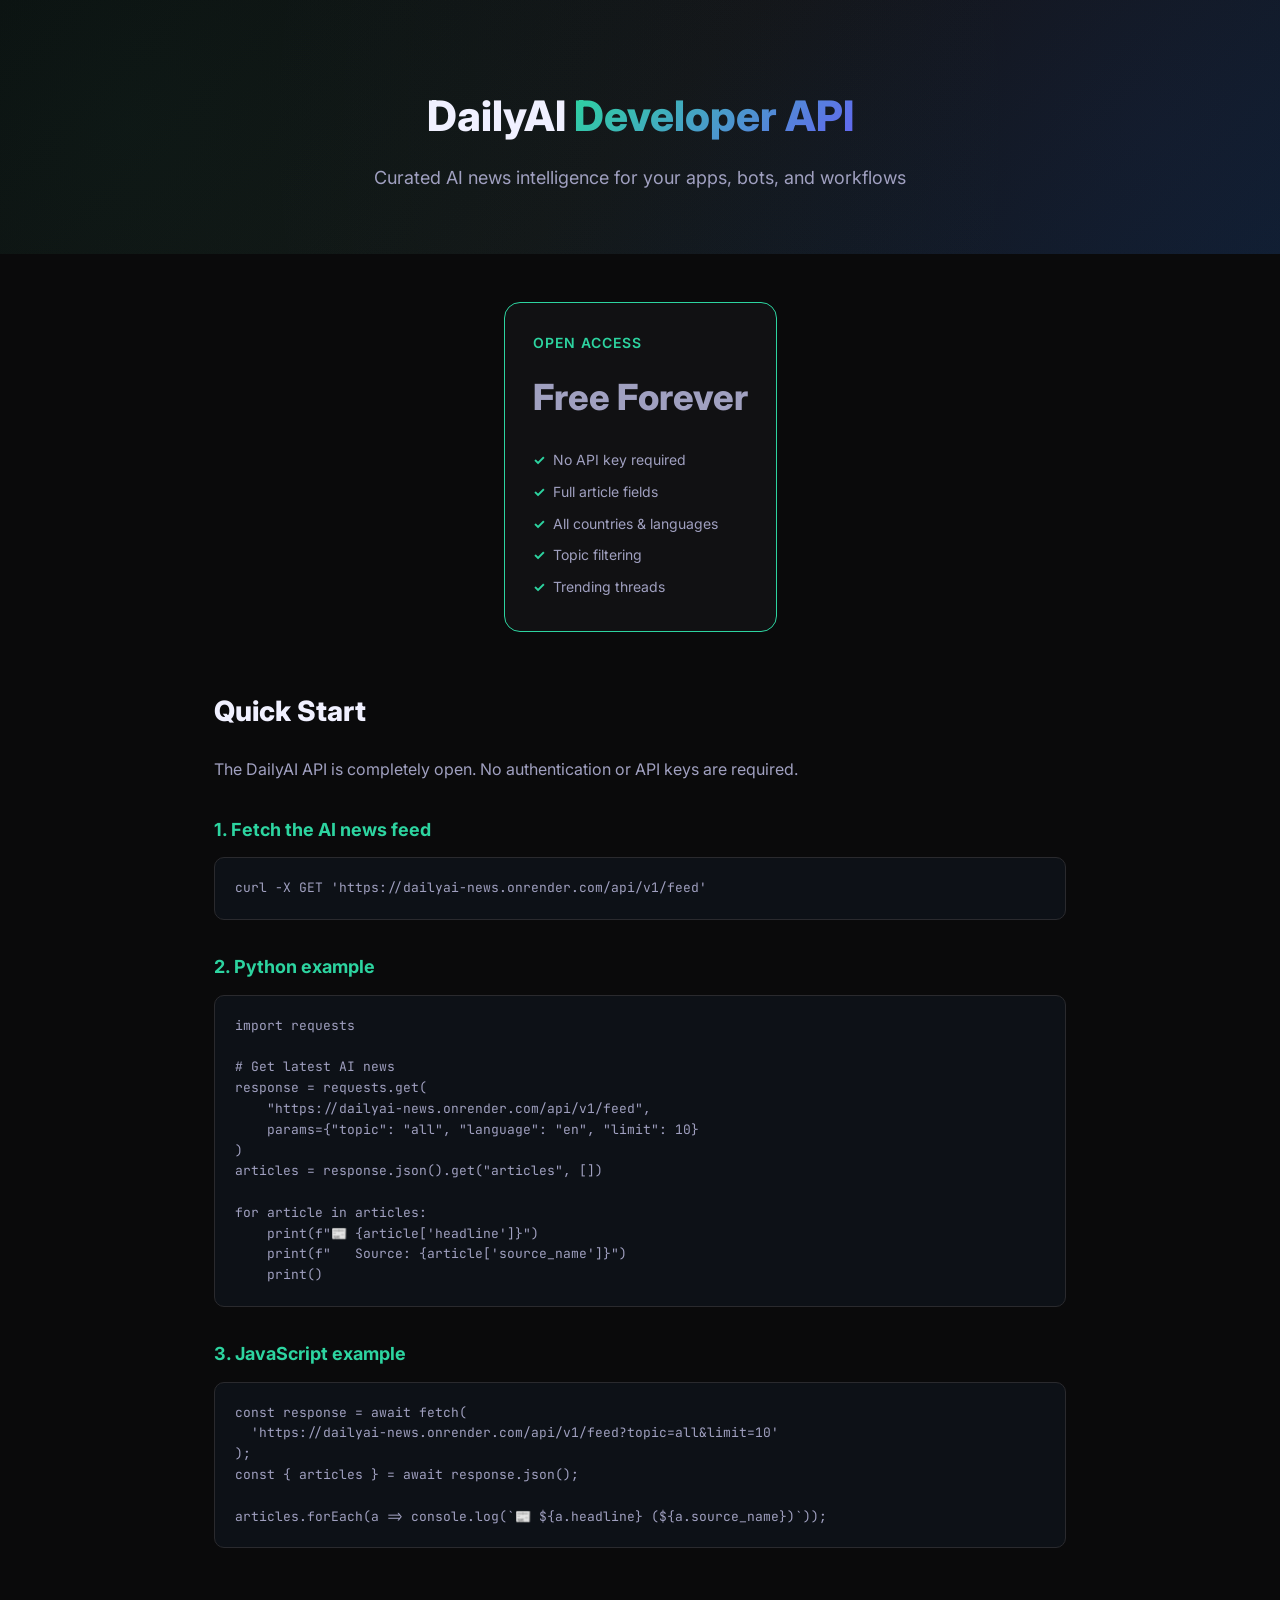
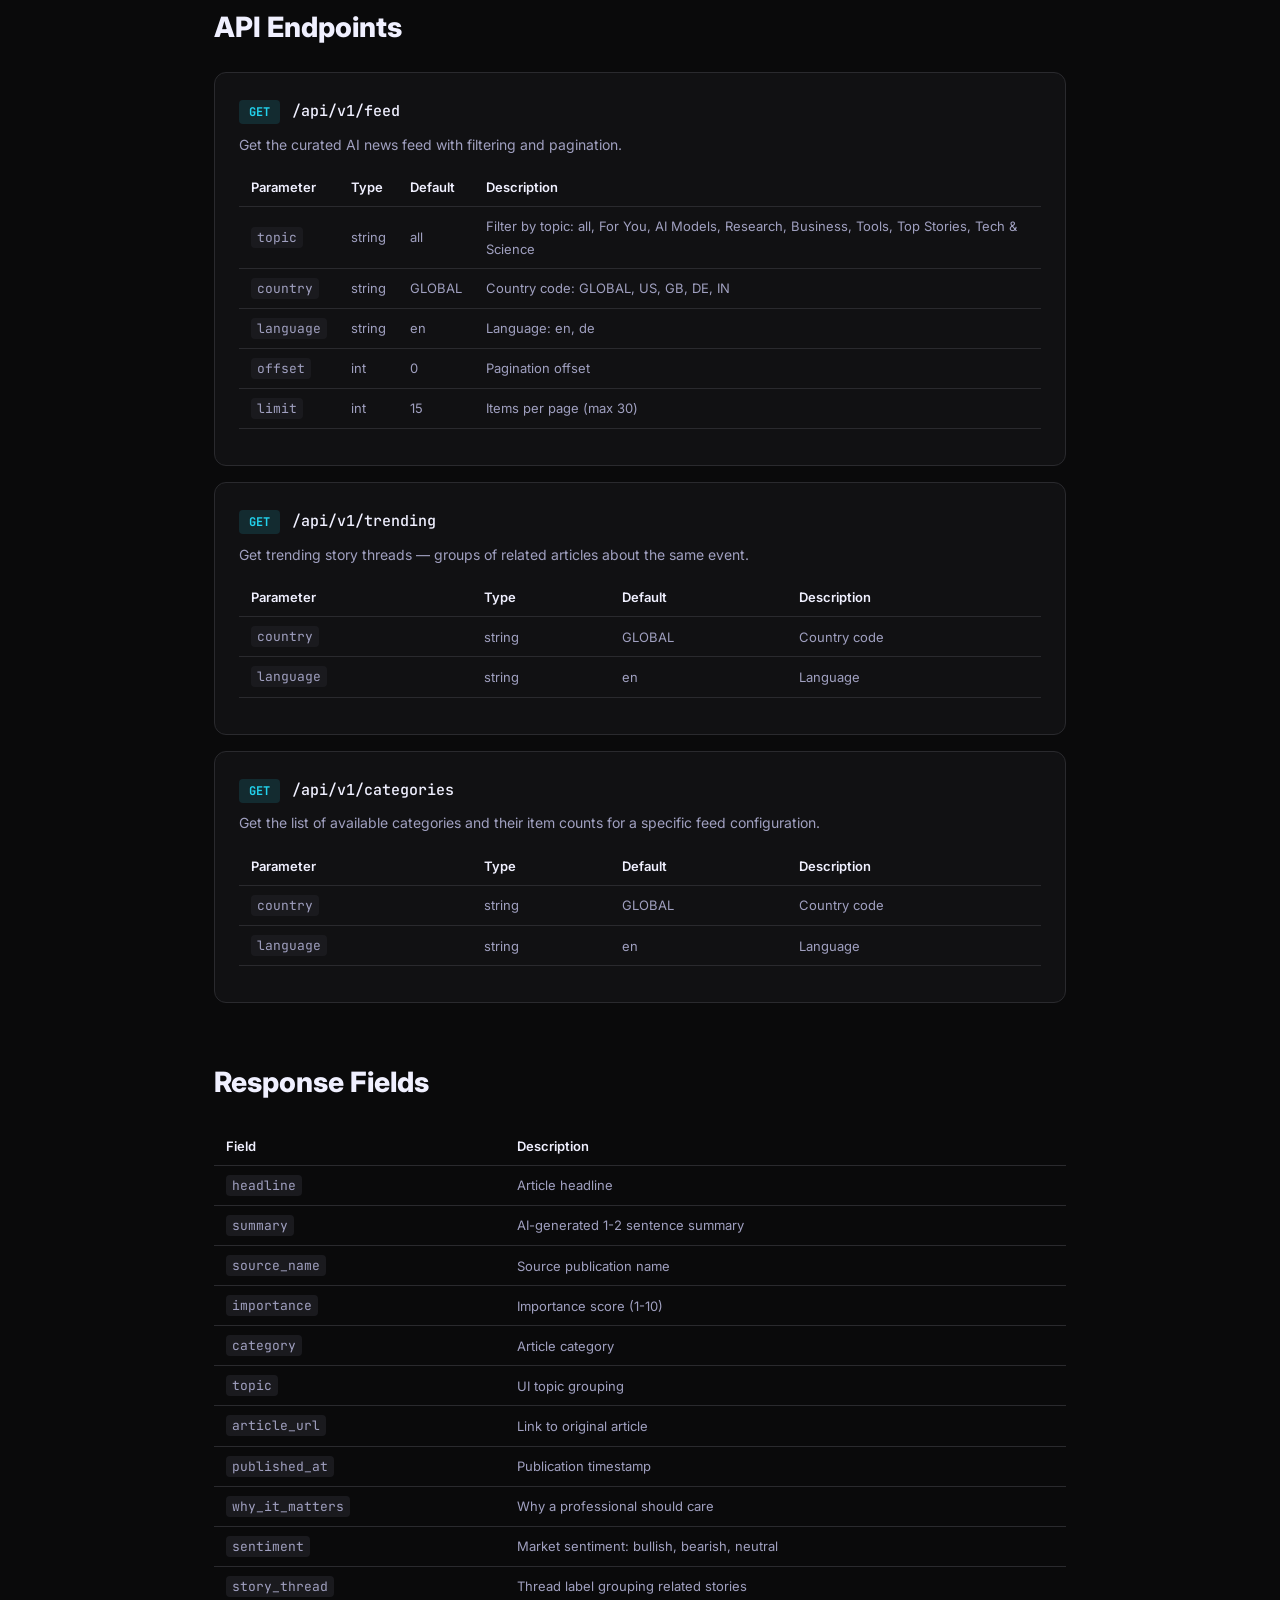
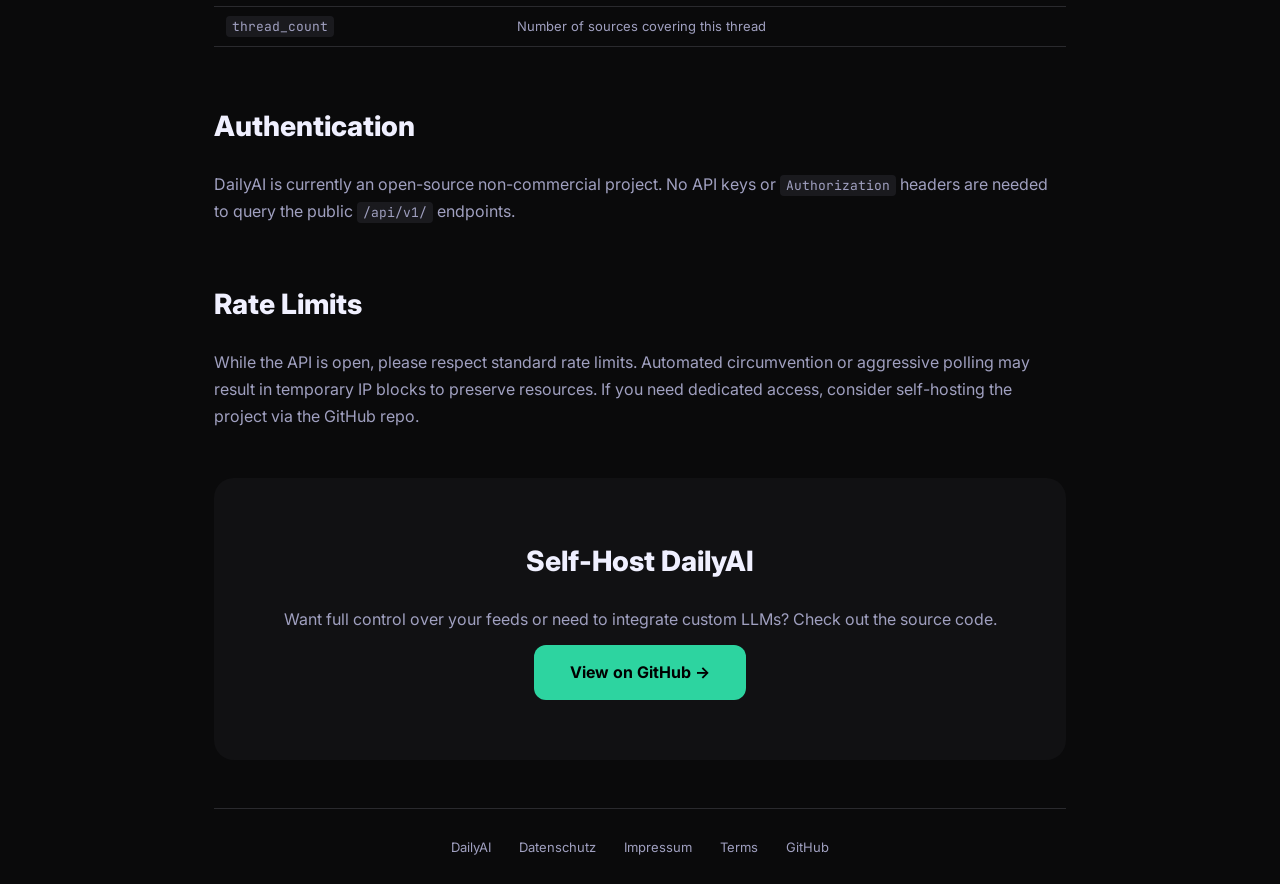
<file: templates/api_docs.html>
<!DOCTYPE html>
<html lang="en">
<head>
    <meta charset="UTF-8">
    <meta name="viewport" content="width=device-width, initial-scale=1.0">
    <title>Developer API — DailyAI</title>
    <meta name="description" content="DailyAI Developer API — Curated AI news feed, trending threads, and source data for your applications.">
    <link rel="preconnect" href="https://fonts.googleapis.com">
    <link href="https://fonts.googleapis.com/css2?family=Inter:wght@400;500;600;700;800&family=JetBrains+Mono:wght@400;500&display=swap" rel="stylesheet">
    <style>
        :root { --bg: #0a0a0b; --surface: #111113; --surface2: #1a1a1e; --border: #2a2a2e; --text: #f0f0ff; --text-muted: #a0a0c0; --accent: #2dd4a0; --accent2: #6366f1; --code-bg: #0d1117; }
        * { margin: 0; padding: 0; box-sizing: border-box; }
        body { background: var(--bg); color: var(--text); font-family: 'Inter', sans-serif; line-height: 1.7; }
        .hero { text-align: center; padding: 80px 24px 48px; background: linear-gradient(135deg, #0a0a0b 0%, #111 50%, #0d1b2a 100%); position: relative; overflow: hidden; }
        .hero::before { content: ''; position: absolute; top: -50%; left: -50%; width: 200%; height: 200%; background: radial-gradient(circle at 30% 50%, rgba(45,212,160,0.06) 0%, transparent 50%), radial-gradient(circle at 70% 50%, rgba(99,102,241,0.06) 0%, transparent 50%); animation: orb 15s ease-in-out infinite; }
        @keyframes orb { 0%, 100% { transform: rotate(0deg); } 50% { transform: rotate(180deg); } }
        .hero h1 { font-size: 42px; font-weight: 800; position: relative; z-index: 1; }
        .hero h1 span { background: linear-gradient(135deg, var(--accent), var(--accent2)); -webkit-background-clip: text; -webkit-text-fill-color: transparent; }
        .hero p { color: var(--text-muted); font-size: 18px; margin-top: 12px; position: relative; z-index: 1; }
        .container { max-width: 900px; margin: 0 auto; padding: 0 24px; }
        .pricing-grid { display: grid; grid-template-columns: repeat(auto-fit, minmax(280px, 1fr)); gap: 20px; margin: 48px 0; justify-content: center; }
        .pricing-card { background: var(--surface); border: 1px solid var(--accent); border-radius: 16px; padding: 28px; transition: transform 0.2s, border-color 0.3s; position: relative; max-width: 400px; margin: 0 auto; }
        .pricing-tier { font-size: 14px; font-weight: 600; color: var(--accent); text-transform: uppercase; letter-spacing: 1px; }
        .pricing-price { font-size: 36px; font-weight: 800; margin: 8px 0; }
        .pricing-price span { font-size: 14px; font-weight: 400; color: var(--text-muted); }
        .pricing-features { list-style: none; margin-top: 16px; }
        .pricing-features li { padding: 4px 0; font-size: 14px; color: var(--text-muted); }
        .pricing-features li::before { content: '✓'; color: var(--accent); margin-right: 8px; font-weight: 700; }
        h2 { font-size: 28px; font-weight: 800; margin: 56px 0 20px; }
        h3 { font-size: 18px; font-weight: 700; margin: 32px 0 12px; color: var(--accent); }
        .endpoint-card { background: var(--surface); border: 1px solid var(--border); border-radius: 12px; padding: 24px; margin: 16px 0; }
        .endpoint-method { display: inline-block; background: #22d3ee22; color: #22d3ee; font-size: 12px; font-weight: 700; padding: 2px 10px; border-radius: 4px; margin-right: 8px; font-family: 'JetBrains Mono', monospace; }
        .endpoint-method.post { background: #10b98122; color: #10b981; }
        .endpoint-path { font-family: 'JetBrains Mono', monospace; font-size: 15px; font-weight: 500; }
        .endpoint-desc { color: var(--text-muted); font-size: 14px; margin-top: 8px; }
        pre { background: var(--code-bg); border: 1px solid var(--border); border-radius: 10px; padding: 20px; overflow-x: auto; font-family: 'JetBrains Mono', monospace; font-size: 13px; line-height: 1.6; color: var(--text-muted); margin: 12px 0; }
        code { font-family: 'JetBrains Mono', monospace; }
        .inline-code { background: var(--surface2); padding: 2px 6px; border-radius: 4px; font-size: 13px; }
        .cta-section { text-align: center; padding: 60px 24px; background: var(--surface); border-radius: 20px; margin: 48px 0; }
        .cta-btn { display: inline-block; padding: 14px 36px; background: var(--accent); color: #000; font-weight: 700; font-size: 16px; border-radius: 12px; text-decoration: none; transition: transform 0.2s; }
        .cta-btn:hover { transform: scale(1.05); }
        .params-table { width: 100%; border-collapse: collapse; margin: 12px 0; }
        .params-table th, .params-table td { text-align: left; padding: 8px 12px; border-bottom: 1px solid var(--border); font-size: 13px; }
        .params-table th { color: var(--text); font-weight: 600; }
        .params-table td { color: var(--text-muted); }
        .badge { display: inline-block; background: var(--accent2); color: white; font-size: 10px; font-weight: 700; padding: 2px 8px; border-radius: 4px; margin-left: 6px; }
        .footer-legal { margin-top: 48px; padding: 24px; border-top: 1px solid var(--border); text-align: center; }
        .footer-legal a { color: var(--text-muted); text-decoration: none; margin: 0 12px; font-size: 13px; }
        p { color: var(--text-muted); margin-bottom: 12px; }
    </style>
</head>
<body>

<div class="hero">
    <h1>DailyAI <span>Developer API</span></h1>
    <p>Curated AI news intelligence for your apps, bots, and workflows</p>
</div>

<div class="container">

    <div class="pricing-grid">
        <div class="pricing-card">
            <p class="pricing-tier">Open Access</p>
            <p class="pricing-price">Free Forever</p>
            <ul class="pricing-features">
                <li>No API key required</li>
                <li>Full article fields</li>
                <li>All countries & languages</li>
                <li>Topic filtering</li>
                <li>Trending threads</li>
            </ul>
        </div>
    </div>

    <h2>Quick Start</h2>
    <p>The DailyAI API is completely open. No authentication or API keys are required.</p>

    <h3>1. Fetch the AI news feed</h3>
    <pre>curl -X GET 'https://dailyai-news.onrender.com/api/v1/feed'</pre>

    <h3>2. Python example</h3>
    <pre>import requests

# Get latest AI news
response = requests.get(
    "https://dailyai-news.onrender.com/api/v1/feed",
    params={"topic": "all", "language": "en", "limit": 10}
)
articles = response.json().get("articles", [])

for article in articles:
    print(f"📰 {article['headline']}")
    print(f"   Source: {article['source_name']}")
    print()</pre>

    <h3>3. JavaScript example</h3>
    <pre>const response = await fetch(
  'https://dailyai-news.onrender.com/api/v1/feed?topic=all&limit=10'
);
const { articles } = await response.json();

articles.forEach(a => console.log(`📰 ${a.headline} (${a.source_name})`));</pre>

    <h2>API Endpoints</h2>

    <div class="endpoint-card">
        <span class="endpoint-method">GET</span>
        <span class="endpoint-path">/api/v1/feed</span>
        <p class="endpoint-desc">Get the curated AI news feed with filtering and pagination.</p>
        <table class="params-table">
            <tr><th>Parameter</th><th>Type</th><th>Default</th><th>Description</th></tr>
            <tr><td><code class="inline-code">topic</code></td><td>string</td><td>all</td><td>Filter by topic: all, For You, AI Models, Research, Business, Tools, Top Stories, Tech & Science</td></tr>
            <tr><td><code class="inline-code">country</code></td><td>string</td><td>GLOBAL</td><td>Country code: GLOBAL, US, GB, DE, IN</td></tr>
            <tr><td><code class="inline-code">language</code></td><td>string</td><td>en</td><td>Language: en, de</td></tr>
            <tr><td><code class="inline-code">offset</code></td><td>int</td><td>0</td><td>Pagination offset</td></tr>
            <tr><td><code class="inline-code">limit</code></td><td>int</td><td>15</td><td>Items per page (max 30)</td></tr>
        </table>
    </div>

    <div class="endpoint-card">
        <span class="endpoint-method">GET</span>
        <span class="endpoint-path">/api/v1/trending</span>
        <p class="endpoint-desc">Get trending story threads — groups of related articles about the same event.</p>
        <table class="params-table">
            <tr><th>Parameter</th><th>Type</th><th>Default</th><th>Description</th></tr>
            <tr><td><code class="inline-code">country</code></td><td>string</td><td>GLOBAL</td><td>Country code</td></tr>
            <tr><td><code class="inline-code">language</code></td><td>string</td><td>en</td><td>Language</td></tr>
        </table>
    </div>

    <div class="endpoint-card">
        <span class="endpoint-method">GET</span>
        <span class="endpoint-path">/api/v1/categories</span>
        <p class="endpoint-desc">Get the list of available categories and their item counts for a specific feed configuration.</p>
        <table class="params-table">
            <tr><th>Parameter</th><th>Type</th><th>Default</th><th>Description</th></tr>
            <tr><td><code class="inline-code">country</code></td><td>string</td><td>GLOBAL</td><td>Country code</td></tr>
            <tr><td><code class="inline-code">language</code></td><td>string</td><td>en</td><td>Language</td></tr>
        </table>
    </div>

    <h2>Response Fields</h2>
    <table class="params-table">
        <tr><th>Field</th><th>Description</th></tr>
        <tr><td><code class="inline-code">headline</code></td><td>Article headline</td></tr>
        <tr><td><code class="inline-code">summary</code></td><td>AI-generated 1-2 sentence summary</td></tr>
        <tr><td><code class="inline-code">source_name</code></td><td>Source publication name</td></tr>
        <tr><td><code class="inline-code">importance</code></td><td>Importance score (1-10)</td></tr>
        <tr><td><code class="inline-code">category</code></td><td>Article category</td></tr>
        <tr><td><code class="inline-code">topic</code></td><td>UI topic grouping</td></tr>
        <tr><td><code class="inline-code">article_url</code></td><td>Link to original article</td></tr>
        <tr><td><code class="inline-code">published_at</code></td><td>Publication timestamp</td></tr>
        <tr><td><code class="inline-code">why_it_matters</code></td><td>Why a professional should care</td></tr>
        <tr><td><code class="inline-code">sentiment</code></td><td>Market sentiment: bullish, bearish, neutral</td></tr>
        <tr><td><code class="inline-code">story_thread</code></td><td>Thread label grouping related stories</td></tr>
        <tr><td><code class="inline-code">thread_count</code></td><td>Number of sources covering this thread</td></tr>
    </table>

    <h2>Authentication</h2>
    <p>DailyAI is currently an open-source non-commercial project. No API keys or <code class="inline-code">Authorization</code> headers are needed to query the public <code class="inline-code">/api/v1/</code> endpoints.</p>

    <h2>Rate Limits</h2>
    <p>While the API is open, please respect standard rate limits. Automated circumvention or aggressive polling may result in temporary IP blocks to preserve resources. If you need dedicated access, consider self-hosting the project via the GitHub repo.</p>

    <div class="cta-section">
        <h2 style="margin-top: 0;">Self-Host DailyAI</h2>
        <p>Want full control over your feeds or need to integrate custom LLMs? Check out the source code.</p>
        <a href="https://github.com/shivang-7135/aiNews" class="cta-btn" target="_blank">View on GitHub →</a>
    </div>

    <div class="footer-legal">
        <a href="/">DailyAI</a>
        <a href="/datenschutz">Datenschutz</a>
        <a href="/impressum">Impressum</a>
        <a href="/terms">Terms</a>
        <a href="https://github.com/shivang-7135/aiNews" target="_blank">GitHub</a>
    </div>
</div>

</body>
</html>
</file>
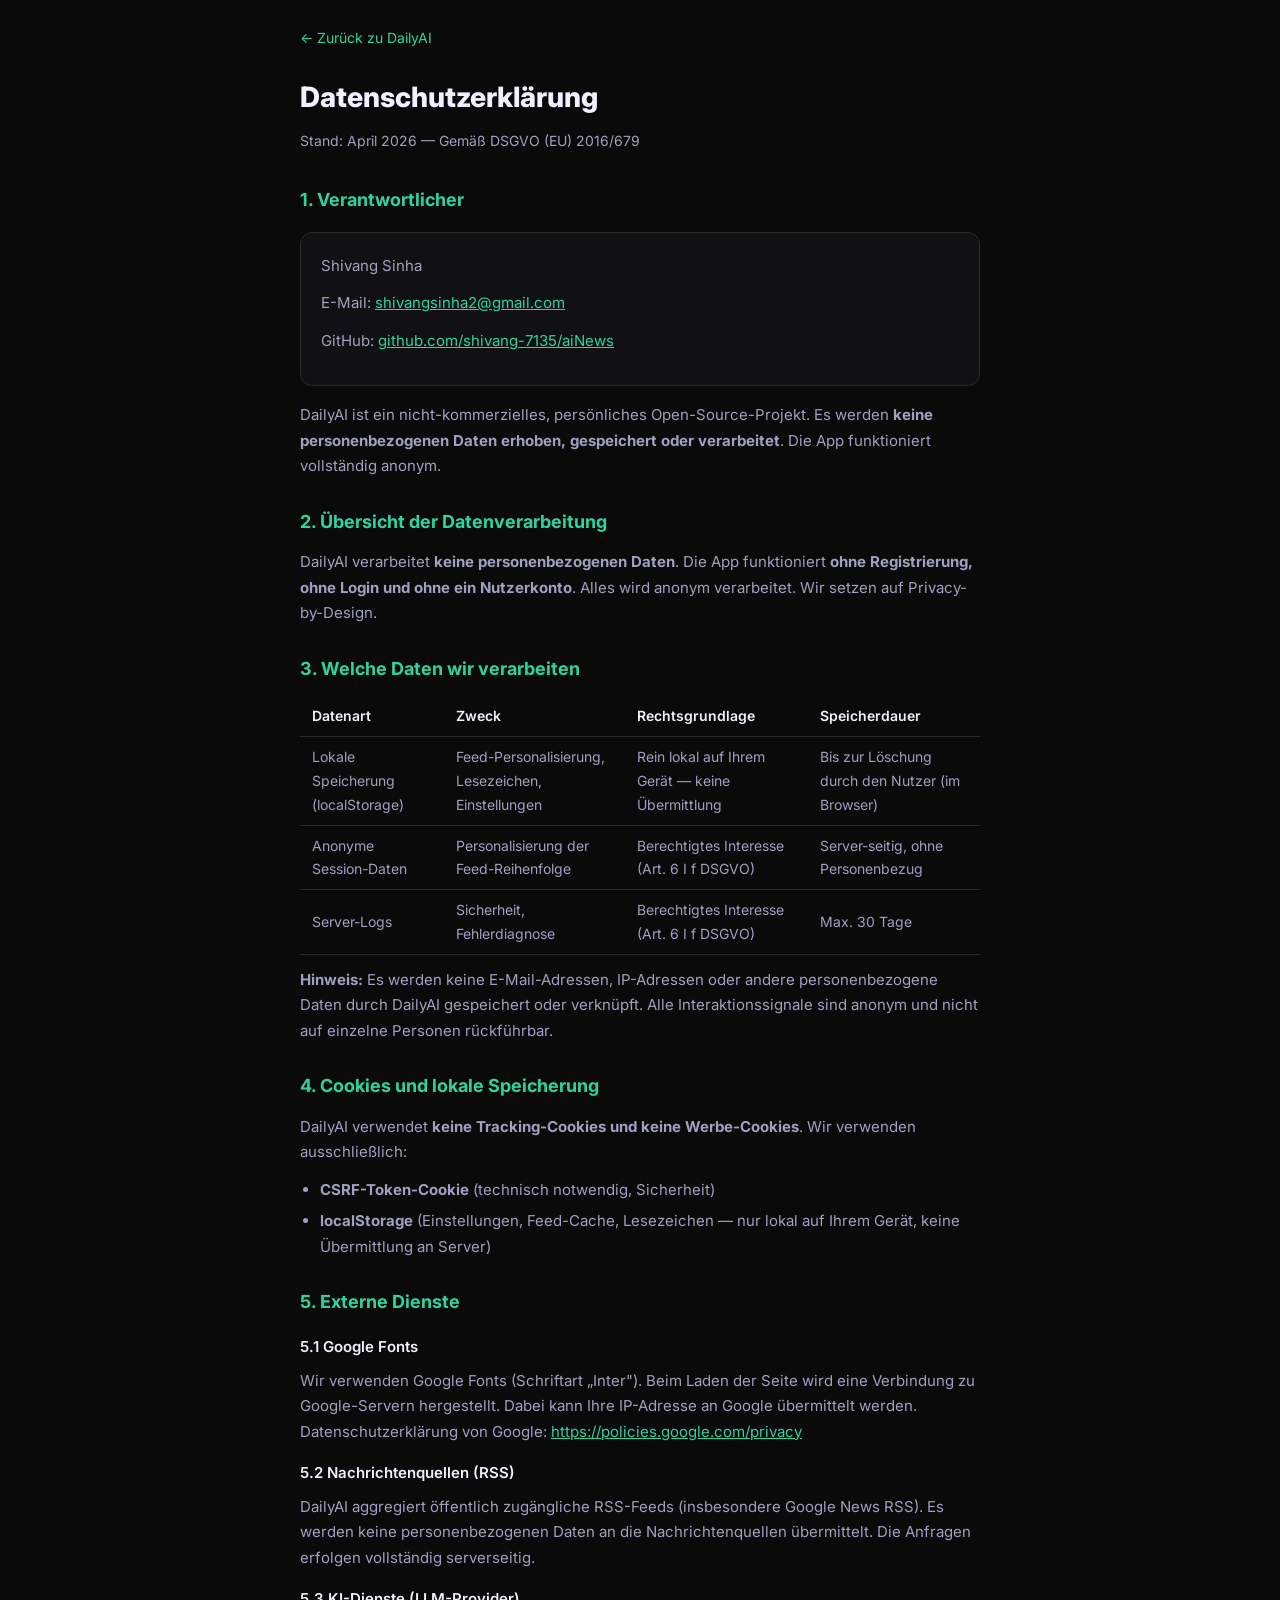
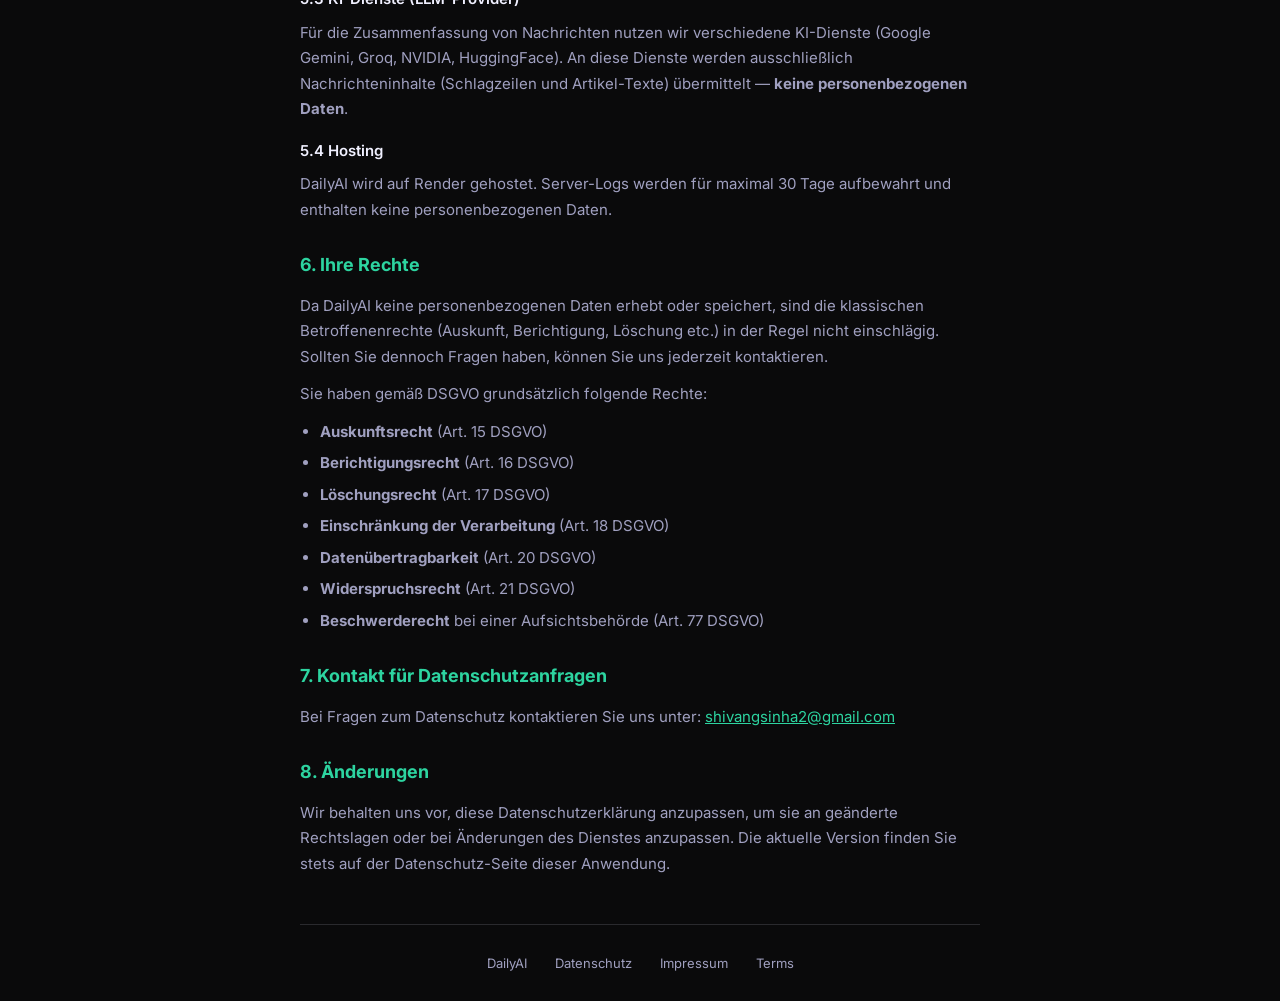
<file: templates/datenschutz.html>
<!DOCTYPE html>
<html lang="de">
<head>
    <meta charset="UTF-8">
    <meta name="viewport" content="width=device-width, initial-scale=1.0">
    <title>Datenschutzerklärung — DailyAI</title>
    <link rel="preconnect" href="https://fonts.googleapis.com">
    <link href="https://fonts.googleapis.com/css2?family=Inter:wght@400;500;600;700&display=swap" rel="stylesheet">
    <style>
        :root { --bg: #0a0a0b; --surface: #111113; --border: #2a2a2e; --text: #f0f0ff; --text-muted: #a0a0c0; --accent: #2dd4a0; }
        * { margin: 0; padding: 0; box-sizing: border-box; }
        body { background: var(--bg); color: var(--text); font-family: 'Inter', -apple-system, sans-serif; line-height: 1.7; padding: 24px; }
        .container { max-width: 680px; margin: 0 auto; }
        .back-link { display: inline-flex; align-items: center; gap: 6px; color: var(--accent); text-decoration: none; font-size: 14px; margin-bottom: 24px; }
        .back-link:hover { text-decoration: underline; }
        h1 { font-size: 28px; font-weight: 800; margin-bottom: 8px; }
        .subtitle { color: var(--text-muted); font-size: 14px; margin-bottom: 32px; }
        h2 { font-size: 18px; font-weight: 700; margin: 28px 0 12px; color: var(--accent); }
        h3 { font-size: 15px; font-weight: 600; margin: 16px 0 8px; }
        p, li { color: var(--text-muted); font-size: 15px; margin-bottom: 12px; }
        ul { padding-left: 20px; }
        li { margin-bottom: 6px; }
        a { color: var(--accent); }
        .info-card { background: var(--surface); border: 1px solid var(--border); border-radius: 12px; padding: 20px; margin: 16px 0; }
        table { width: 100%; border-collapse: collapse; margin: 12px 0; }
        th, td { text-align: left; padding: 8px 12px; border-bottom: 1px solid var(--border); font-size: 14px; color: var(--text-muted); }
        th { color: var(--text); font-weight: 600; }
        .footer-legal { margin-top: 48px; padding-top: 24px; border-top: 1px solid var(--border); text-align: center; }
        .footer-legal a { color: var(--text-muted); text-decoration: none; margin: 0 12px; font-size: 13px; }
    </style>
</head>
<body>
    <div class="container">
        <a href="/" class="back-link">← Zurück zu DailyAI</a>
        <h1>Datenschutzerklärung</h1>
        <p class="subtitle">Stand: April 2026 — Gemäß DSGVO (EU) 2016/679</p>

        <h2>1. Verantwortlicher</h2>
        <div class="info-card">
            <p>Shivang Sinha</p>
            <p>E-Mail: <a href="mailto:shivangsinha2@gmail.com">shivangsinha2@gmail.com</a></p>
            <p>GitHub: <a href="https://github.com/shivang-7135/aiNews" target="_blank">github.com/shivang-7135/aiNews</a></p>
        </div>
        <p>DailyAI ist ein nicht-kommerzielles, persönliches Open-Source-Projekt. Es werden <strong>keine personenbezogenen Daten erhoben, gespeichert oder verarbeitet</strong>. Die App funktioniert vollständig anonym.</p>

        <h2>2. Übersicht der Datenverarbeitung</h2>
        <p>DailyAI verarbeitet <strong>keine personenbezogenen Daten</strong>. Die App funktioniert <strong>ohne Registrierung, ohne Login und ohne ein Nutzerkonto</strong>. Alles wird anonym verarbeitet. Wir setzen auf Privacy-by-Design.</p>

        <h2>3. Welche Daten wir verarbeiten</h2>
        <table>
            <tr><th>Datenart</th><th>Zweck</th><th>Rechtsgrundlage</th><th>Speicherdauer</th></tr>
            <tr><td>Lokale Speicherung (localStorage)</td><td>Feed-Personalisierung, Lesezeichen, Einstellungen</td><td>Rein lokal auf Ihrem Gerät — keine Übermittlung</td><td>Bis zur Löschung durch den Nutzer (im Browser)</td></tr>
            <tr><td>Anonyme Session-Daten</td><td>Personalisierung der Feed-Reihenfolge</td><td>Berechtigtes Interesse (Art. 6 I f DSGVO)</td><td>Server-seitig, ohne Personenbezug</td></tr>
            <tr><td>Server-Logs</td><td>Sicherheit, Fehlerdiagnose</td><td>Berechtigtes Interesse (Art. 6 I f DSGVO)</td><td>Max. 30 Tage</td></tr>
        </table>
        <p><strong>Hinweis:</strong> Es werden keine E-Mail-Adressen, IP-Adressen oder andere personenbezogene Daten durch DailyAI gespeichert oder verknüpft. Alle Interaktionssignale sind anonym und nicht auf einzelne Personen rückführbar.</p>

        <h2>4. Cookies und lokale Speicherung</h2>
        <p>DailyAI verwendet <strong>keine Tracking-Cookies und keine Werbe-Cookies</strong>. Wir verwenden ausschließlich:</p>
        <ul>
            <li><strong>CSRF-Token-Cookie</strong> (technisch notwendig, Sicherheit)</li>
            <li><strong>localStorage</strong> (Einstellungen, Feed-Cache, Lesezeichen — nur lokal auf Ihrem Gerät, keine Übermittlung an Server)</li>
        </ul>

        <h2>5. Externe Dienste</h2>
        <h3>5.1 Google Fonts</h3>
        <p>Wir verwenden Google Fonts (Schriftart „Inter"). Beim Laden der Seite wird eine Verbindung zu Google-Servern hergestellt. Dabei kann Ihre IP-Adresse an Google übermittelt werden. Datenschutzerklärung von Google: <a href="https://policies.google.com/privacy" target="_blank">https://policies.google.com/privacy</a></p>

        <h3>5.2 Nachrichtenquellen (RSS)</h3>
        <p>DailyAI aggregiert öffentlich zugängliche RSS-Feeds (insbesondere Google News RSS). Es werden keine personenbezogenen Daten an die Nachrichtenquellen übermittelt. Die Anfragen erfolgen vollständig serverseitig.</p>

        <h3>5.3 KI-Dienste (LLM-Provider)</h3>
        <p>Für die Zusammenfassung von Nachrichten nutzen wir verschiedene KI-Dienste (Google Gemini, Groq, NVIDIA, HuggingFace). An diese Dienste werden ausschließlich Nachrichteninhalte (Schlagzeilen und Artikel-Texte) übermittelt — <strong>keine personenbezogenen Daten</strong>.</p>

        <h3>5.4 Hosting</h3>
        <p>DailyAI wird auf Render gehostet. Server-Logs werden für maximal 30 Tage aufbewahrt und enthalten keine personenbezogenen Daten.</p>

        <h2>6. Ihre Rechte</h2>
        <p>Da DailyAI keine personenbezogenen Daten erhebt oder speichert, sind die klassischen Betroffenenrechte (Auskunft, Berichtigung, Löschung etc.) in der Regel nicht einschlägig. Sollten Sie dennoch Fragen haben, können Sie uns jederzeit kontaktieren.</p>
        <p>Sie haben gemäß DSGVO grundsätzlich folgende Rechte:</p>
        <ul>
            <li><strong>Auskunftsrecht</strong> (Art. 15 DSGVO)</li>
            <li><strong>Berichtigungsrecht</strong> (Art. 16 DSGVO)</li>
            <li><strong>Löschungsrecht</strong> (Art. 17 DSGVO)</li>
            <li><strong>Einschränkung der Verarbeitung</strong> (Art. 18 DSGVO)</li>
            <li><strong>Datenübertragbarkeit</strong> (Art. 20 DSGVO)</li>
            <li><strong>Widerspruchsrecht</strong> (Art. 21 DSGVO)</li>
            <li><strong>Beschwerderecht</strong> bei einer Aufsichtsbehörde (Art. 77 DSGVO)</li>
        </ul>

        <h2>7. Kontakt für Datenschutzanfragen</h2>
        <p>Bei Fragen zum Datenschutz kontaktieren Sie uns unter: <a href="mailto:shivangsinha2@gmail.com">shivangsinha2@gmail.com</a></p>

        <h2>8. Änderungen</h2>
        <p>Wir behalten uns vor, diese Datenschutzerklärung anzupassen, um sie an geänderte Rechtslagen oder bei Änderungen des Dienstes anzupassen. Die aktuelle Version finden Sie stets auf der Datenschutz-Seite dieser Anwendung.</p>

        <div class="footer-legal">
            <a href="/">DailyAI</a>
            <a href="/datenschutz">Datenschutz</a>
            <a href="/impressum">Impressum</a>
            <a href="/terms">Terms</a>
        </div>
    </div>
</body>
</html>
</file>
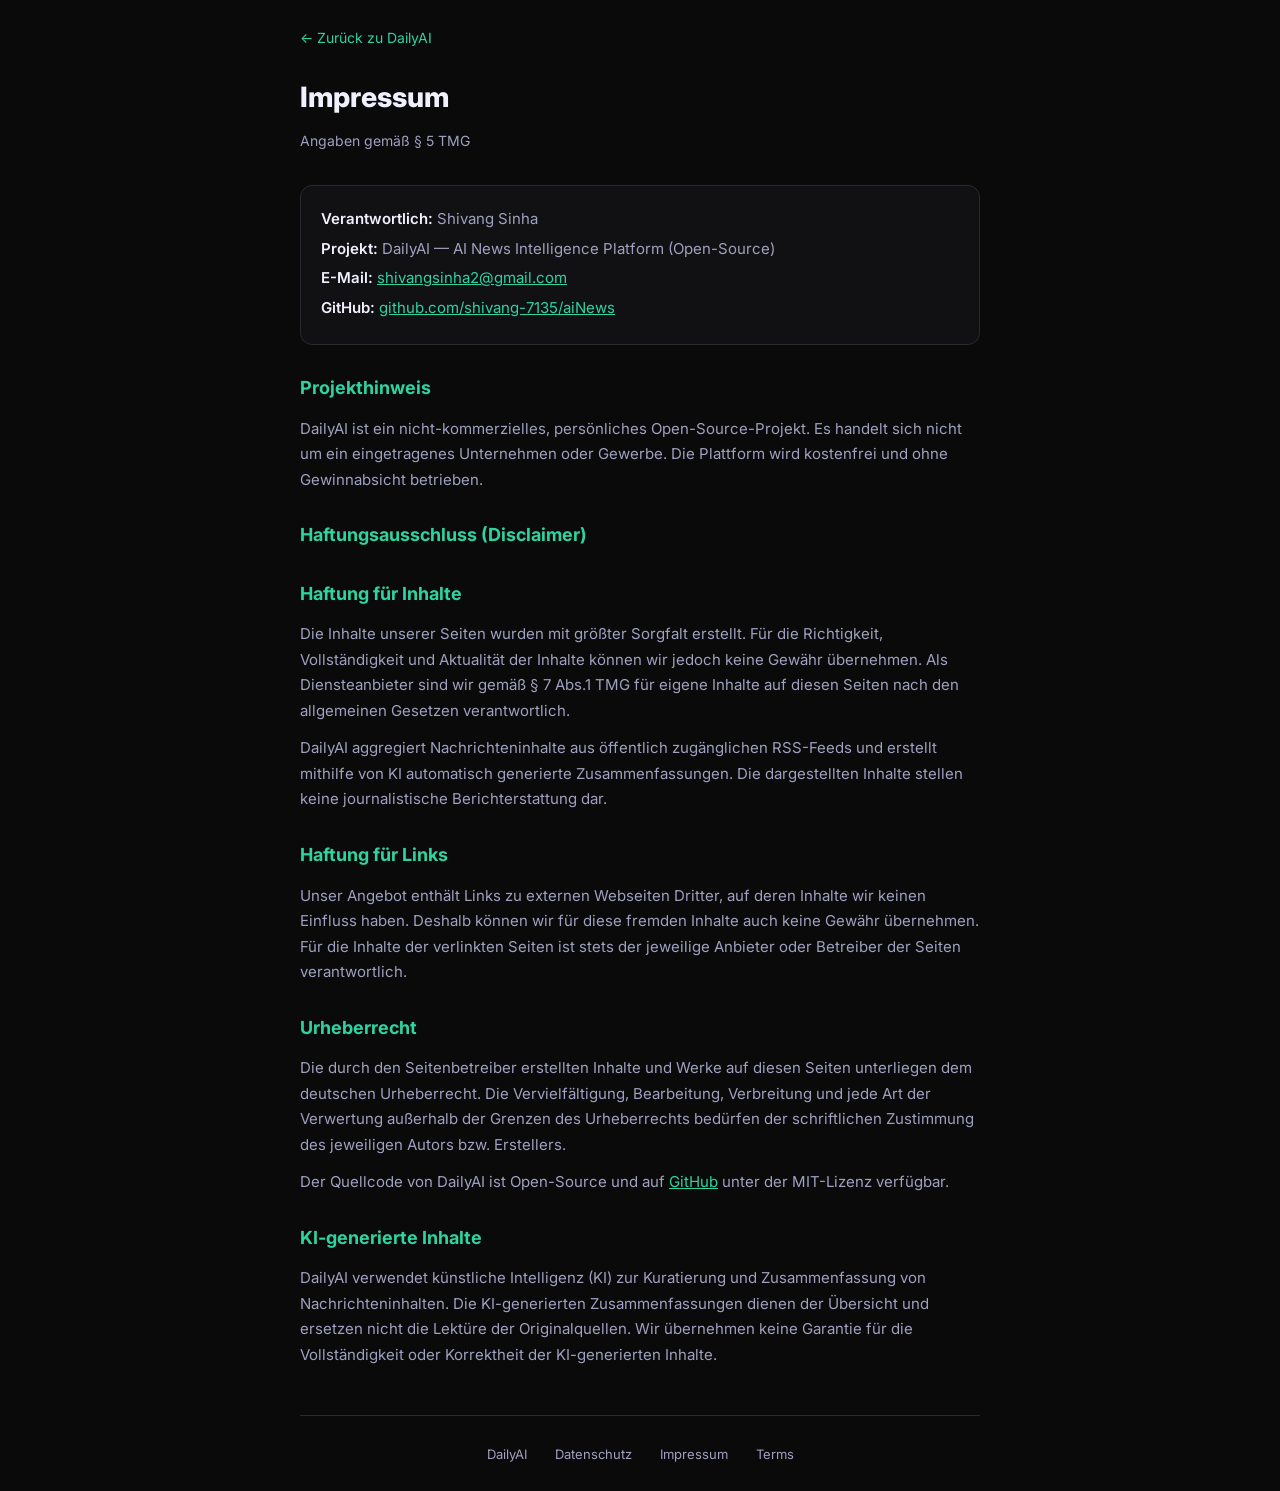
<file: templates/impressum.html>
<!DOCTYPE html>
<html lang="de">
<head>
    <meta charset="UTF-8">
    <meta name="viewport" content="width=device-width, initial-scale=1.0">
    <title>Impressum — DailyAI</title>
    <link rel="preconnect" href="https://fonts.googleapis.com">
    <link href="https://fonts.googleapis.com/css2?family=Inter:wght@400;500;600;700&display=swap" rel="stylesheet">
    <style>
        :root { --bg: #0a0a0b; --surface: #111113; --border: #2a2a2e; --text: #f0f0ff; --text-muted: #a0a0c0; --accent: #2dd4a0; }
        * { margin: 0; padding: 0; box-sizing: border-box; }
        body { background: var(--bg); color: var(--text); font-family: 'Inter', -apple-system, sans-serif; line-height: 1.7; padding: 24px; }
        .container { max-width: 680px; margin: 0 auto; }
        .back-link { display: inline-flex; align-items: center; gap: 6px; color: var(--accent); text-decoration: none; font-size: 14px; margin-bottom: 24px; }
        .back-link:hover { text-decoration: underline; }
        h1 { font-size: 28px; font-weight: 800; margin-bottom: 8px; }
        .subtitle { color: var(--text-muted); font-size: 14px; margin-bottom: 32px; }
        h2 { font-size: 18px; font-weight: 700; margin: 28px 0 12px; color: var(--accent); }
        p, li { color: var(--text-muted); font-size: 15px; margin-bottom: 12px; }
        ul { padding-left: 20px; }
        li { margin-bottom: 6px; }
        a { color: var(--accent); }
        .info-card { background: var(--surface); border: 1px solid var(--border); border-radius: 12px; padding: 20px; margin: 16px 0; }
        .info-card p { margin-bottom: 4px; }
        .label { color: var(--text); font-weight: 600; }
        .footer-legal { margin-top: 48px; padding-top: 24px; border-top: 1px solid var(--border); text-align: center; }
        .footer-legal a { color: var(--text-muted); text-decoration: none; margin: 0 12px; font-size: 13px; }
    </style>
</head>
<body>
    <div class="container">
        <a href="/" class="back-link">← Zurück zu DailyAI</a>
        <h1>Impressum</h1>
        <p class="subtitle">Angaben gemäß § 5 TMG</p>

        <div class="info-card">
            <p><span class="label">Verantwortlich:</span> Shivang Sinha</p>
            <p><span class="label">Projekt:</span> DailyAI — AI News Intelligence Platform (Open-Source)</p>
            <p><span class="label">E-Mail:</span> <a href="mailto:shivangsinha2@gmail.com">shivangsinha2@gmail.com</a></p>
            <p><span class="label">GitHub:</span> <a href="https://github.com/shivang-7135/aiNews" target="_blank">github.com/shivang-7135/aiNews</a></p>
        </div>

        <h2>Projekthinweis</h2>
        <p>DailyAI ist ein nicht-kommerzielles, persönliches Open-Source-Projekt. Es handelt sich nicht um ein eingetragenes Unternehmen oder Gewerbe. Die Plattform wird kostenfrei und ohne Gewinnabsicht betrieben.</p>

        <h2>Haftungsausschluss (Disclaimer)</h2>

        <h2>Haftung für Inhalte</h2>
        <p>Die Inhalte unserer Seiten wurden mit größter Sorgfalt erstellt. Für die Richtigkeit, Vollständigkeit und Aktualität der Inhalte können wir jedoch keine Gewähr übernehmen. Als Diensteanbieter sind wir gemäß § 7 Abs.1 TMG für eigene Inhalte auf diesen Seiten nach den allgemeinen Gesetzen verantwortlich.</p>
        <p>DailyAI aggregiert Nachrichteninhalte aus öffentlich zugänglichen RSS-Feeds und erstellt mithilfe von KI automatisch generierte Zusammenfassungen. Die dargestellten Inhalte stellen keine journalistische Berichterstattung dar.</p>

        <h2>Haftung für Links</h2>
        <p>Unser Angebot enthält Links zu externen Webseiten Dritter, auf deren Inhalte wir keinen Einfluss haben. Deshalb können wir für diese fremden Inhalte auch keine Gewähr übernehmen. Für die Inhalte der verlinkten Seiten ist stets der jeweilige Anbieter oder Betreiber der Seiten verantwortlich.</p>

        <h2>Urheberrecht</h2>
        <p>Die durch den Seitenbetreiber erstellten Inhalte und Werke auf diesen Seiten unterliegen dem deutschen Urheberrecht. Die Vervielfältigung, Bearbeitung, Verbreitung und jede Art der Verwertung außerhalb der Grenzen des Urheberrechts bedürfen der schriftlichen Zustimmung des jeweiligen Autors bzw. Erstellers.</p>
        <p>Der Quellcode von DailyAI ist Open-Source und auf <a href="https://github.com/shivang-7135/aiNews" target="_blank">GitHub</a> unter der MIT-Lizenz verfügbar.</p>

        <h2>KI-generierte Inhalte</h2>
        <p>DailyAI verwendet künstliche Intelligenz (KI) zur Kuratierung und Zusammenfassung von Nachrichteninhalten. Die KI-generierten Zusammenfassungen dienen der Übersicht und ersetzen nicht die Lektüre der Originalquellen. Wir übernehmen keine Garantie für die Vollständigkeit oder Korrektheit der KI-generierten Inhalte.</p>

        <div class="footer-legal">
            <a href="/">DailyAI</a>
            <a href="/datenschutz">Datenschutz</a>
            <a href="/impressum">Impressum</a>
            <a href="/terms">Terms</a>
        </div>
    </div>
</body>
</html>
</file>
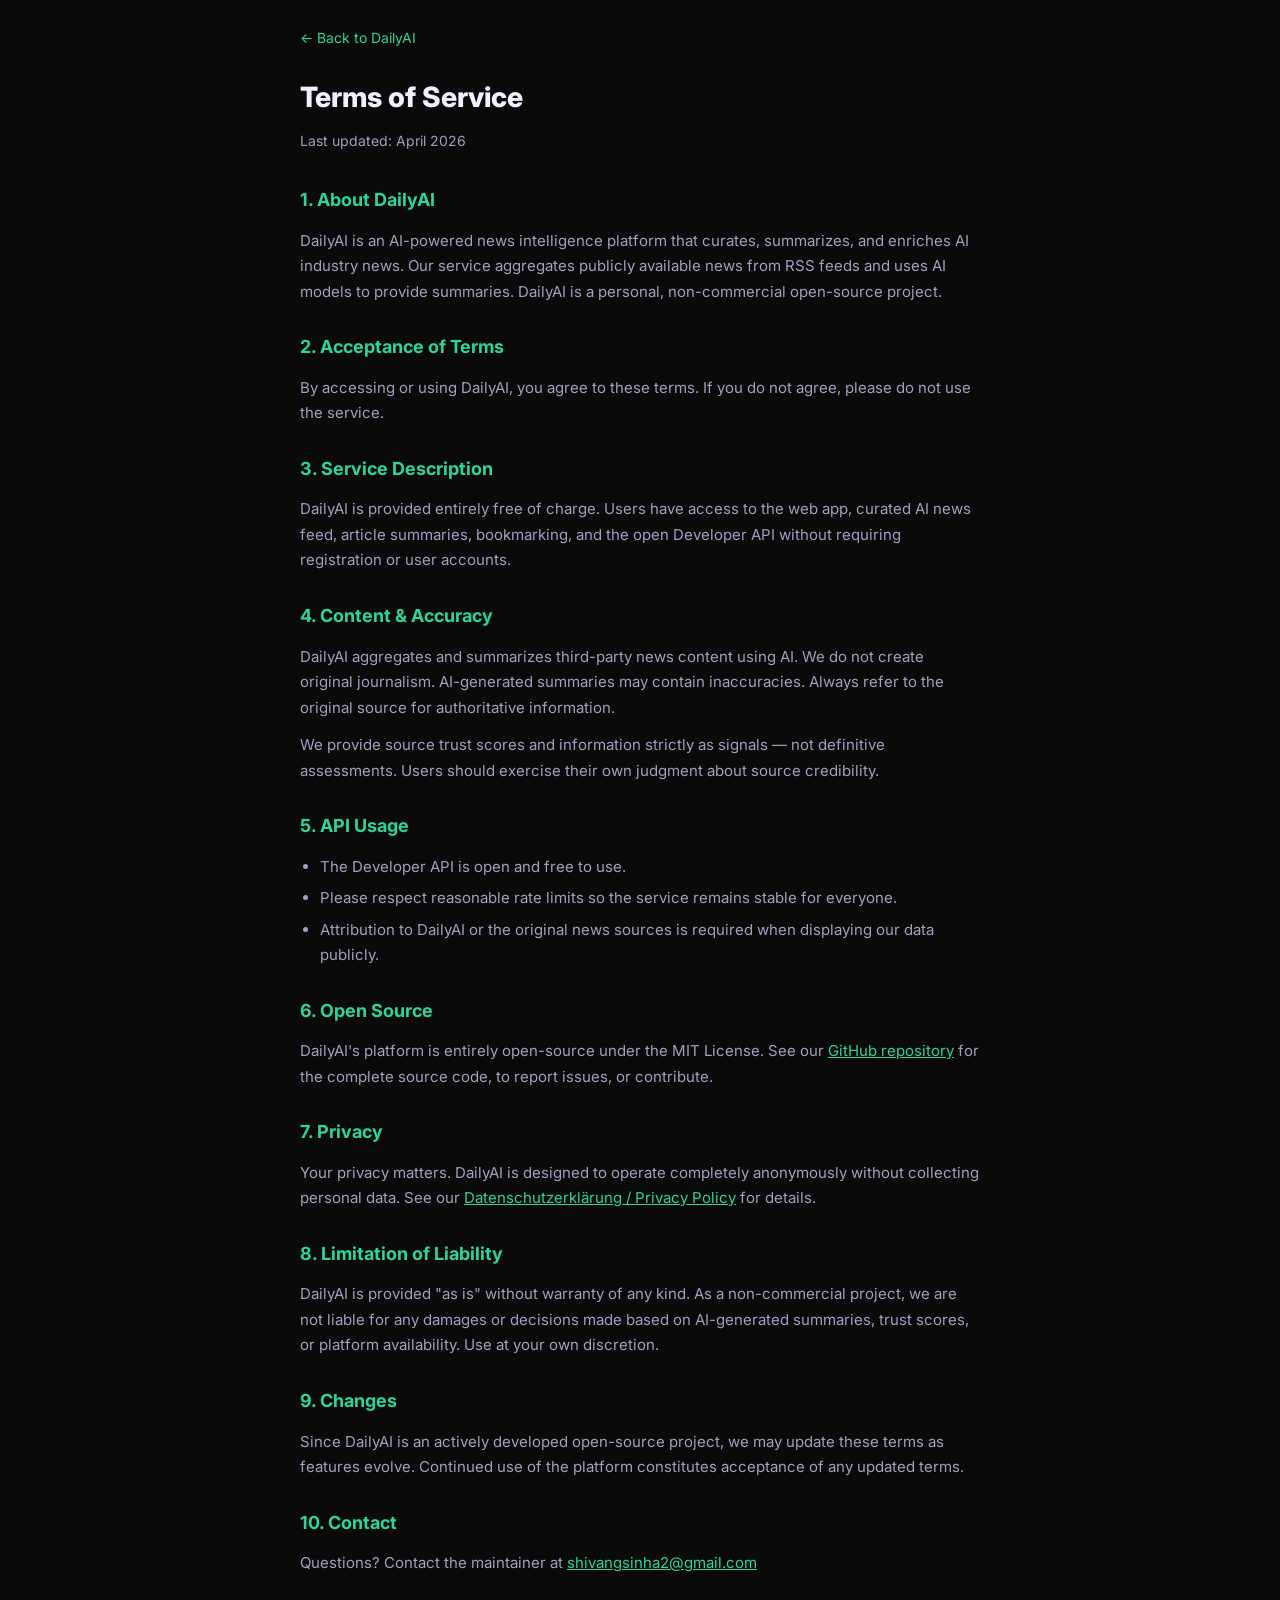
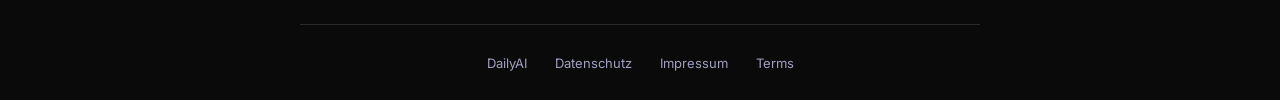
<file: templates/terms.html>
<!DOCTYPE html>
<html lang="en">
<head>
    <meta charset="UTF-8">
    <meta name="viewport" content="width=device-width, initial-scale=1.0">
    <title>Terms of Service — DailyAI</title>
    <link rel="preconnect" href="https://fonts.googleapis.com">
    <link href="https://fonts.googleapis.com/css2?family=Inter:wght@400;500;600;700&display=swap" rel="stylesheet">
    <style>
        :root { --bg: #0a0a0b; --surface: #111113; --border: #2a2a2e; --text: #f0f0ff; --text-muted: #a0a0c0; --accent: #2dd4a0; }
        * { margin: 0; padding: 0; box-sizing: border-box; }
        body { background: var(--bg); color: var(--text); font-family: 'Inter', -apple-system, sans-serif; line-height: 1.7; padding: 24px; }
        .container { max-width: 680px; margin: 0 auto; }
        .back-link { display: inline-flex; align-items: center; gap: 6px; color: var(--accent); text-decoration: none; font-size: 14px; margin-bottom: 24px; }
        h1 { font-size: 28px; font-weight: 800; margin-bottom: 8px; }
        .subtitle { color: var(--text-muted); font-size: 14px; margin-bottom: 32px; }
        h2 { font-size: 18px; font-weight: 700; margin: 28px 0 12px; color: var(--accent); }
        p, li { color: var(--text-muted); font-size: 15px; margin-bottom: 12px; }
        ul { padding-left: 20px; }
        li { margin-bottom: 6px; }
        a { color: var(--accent); }
        .footer-legal { margin-top: 48px; padding-top: 24px; border-top: 1px solid var(--border); text-align: center; }
        .footer-legal a { color: var(--text-muted); text-decoration: none; margin: 0 12px; font-size: 13px; }
    </style>
</head>
<body>
    <div class="container">
        <a href="/" class="back-link">← Back to DailyAI</a>
        <h1>Terms of Service</h1>
        <p class="subtitle">Last updated: April 2026</p>

        <h2>1. About DailyAI</h2>
        <p>DailyAI is an AI-powered news intelligence platform that curates, summarizes, and enriches AI industry news. Our service aggregates publicly available news from RSS feeds and uses AI models to provide summaries. DailyAI is a personal, non-commercial open-source project.</p>

        <h2>2. Acceptance of Terms</h2>
        <p>By accessing or using DailyAI, you agree to these terms. If you do not agree, please do not use the service.</p>

        <h2>3. Service Description</h2>
        <p>DailyAI is provided entirely free of charge. Users have access to the web app, curated AI news feed, article summaries, bookmarking, and the open Developer API without requiring registration or user accounts.</p>

        <h2>4. Content & Accuracy</h2>
        <p>DailyAI aggregates and summarizes third-party news content using AI. We do not create original journalism. AI-generated summaries may contain inaccuracies. Always refer to the original source for authoritative information.</p>
        <p>We provide source trust scores and information strictly as signals — not definitive assessments. Users should exercise their own judgment about source credibility.</p>

        <h2>5. API Usage</h2>
        <ul>
            <li>The Developer API is open and free to use.</li>
            <li>Please respect reasonable rate limits so the service remains stable for everyone.</li>
            <li>Attribution to DailyAI or the original news sources is required when displaying our data publicly.</li>
        </ul>

        <h2>6. Open Source</h2>
        <p>DailyAI's platform is entirely open-source under the MIT License. See our <a href="https://github.com/shivang-7135/aiNews" target="_blank">GitHub repository</a> for the complete source code, to report issues, or contribute.</p>

        <h2>7. Privacy</h2>
        <p>Your privacy matters. DailyAI is designed to operate completely anonymously without collecting personal data. See our <a href="/datenschutz">Datenschutzerklärung / Privacy Policy</a> for details.</p>

        <h2>8. Limitation of Liability</h2>
        <p>DailyAI is provided "as is" without warranty of any kind. As a non-commercial project, we are not liable for any damages or decisions made based on AI-generated summaries, trust scores, or platform availability. Use at your own discretion.</p>

        <h2>9. Changes</h2>
        <p>Since DailyAI is an actively developed open-source project, we may update these terms as features evolve. Continued use of the platform constitutes acceptance of any updated terms.</p>

        <h2>10. Contact</h2>
        <p>Questions? Contact the maintainer at <a href="mailto:shivangsinha2@gmail.com">shivangsinha2@gmail.com</a></p>

        <div class="footer-legal">
            <a href="/">DailyAI</a>
            <a href="/datenschutz">Datenschutz</a>
            <a href="/impressum">Impressum</a>
            <a href="/terms">Terms</a>
        </div>
    </div>
</body>
</html>
</file>
